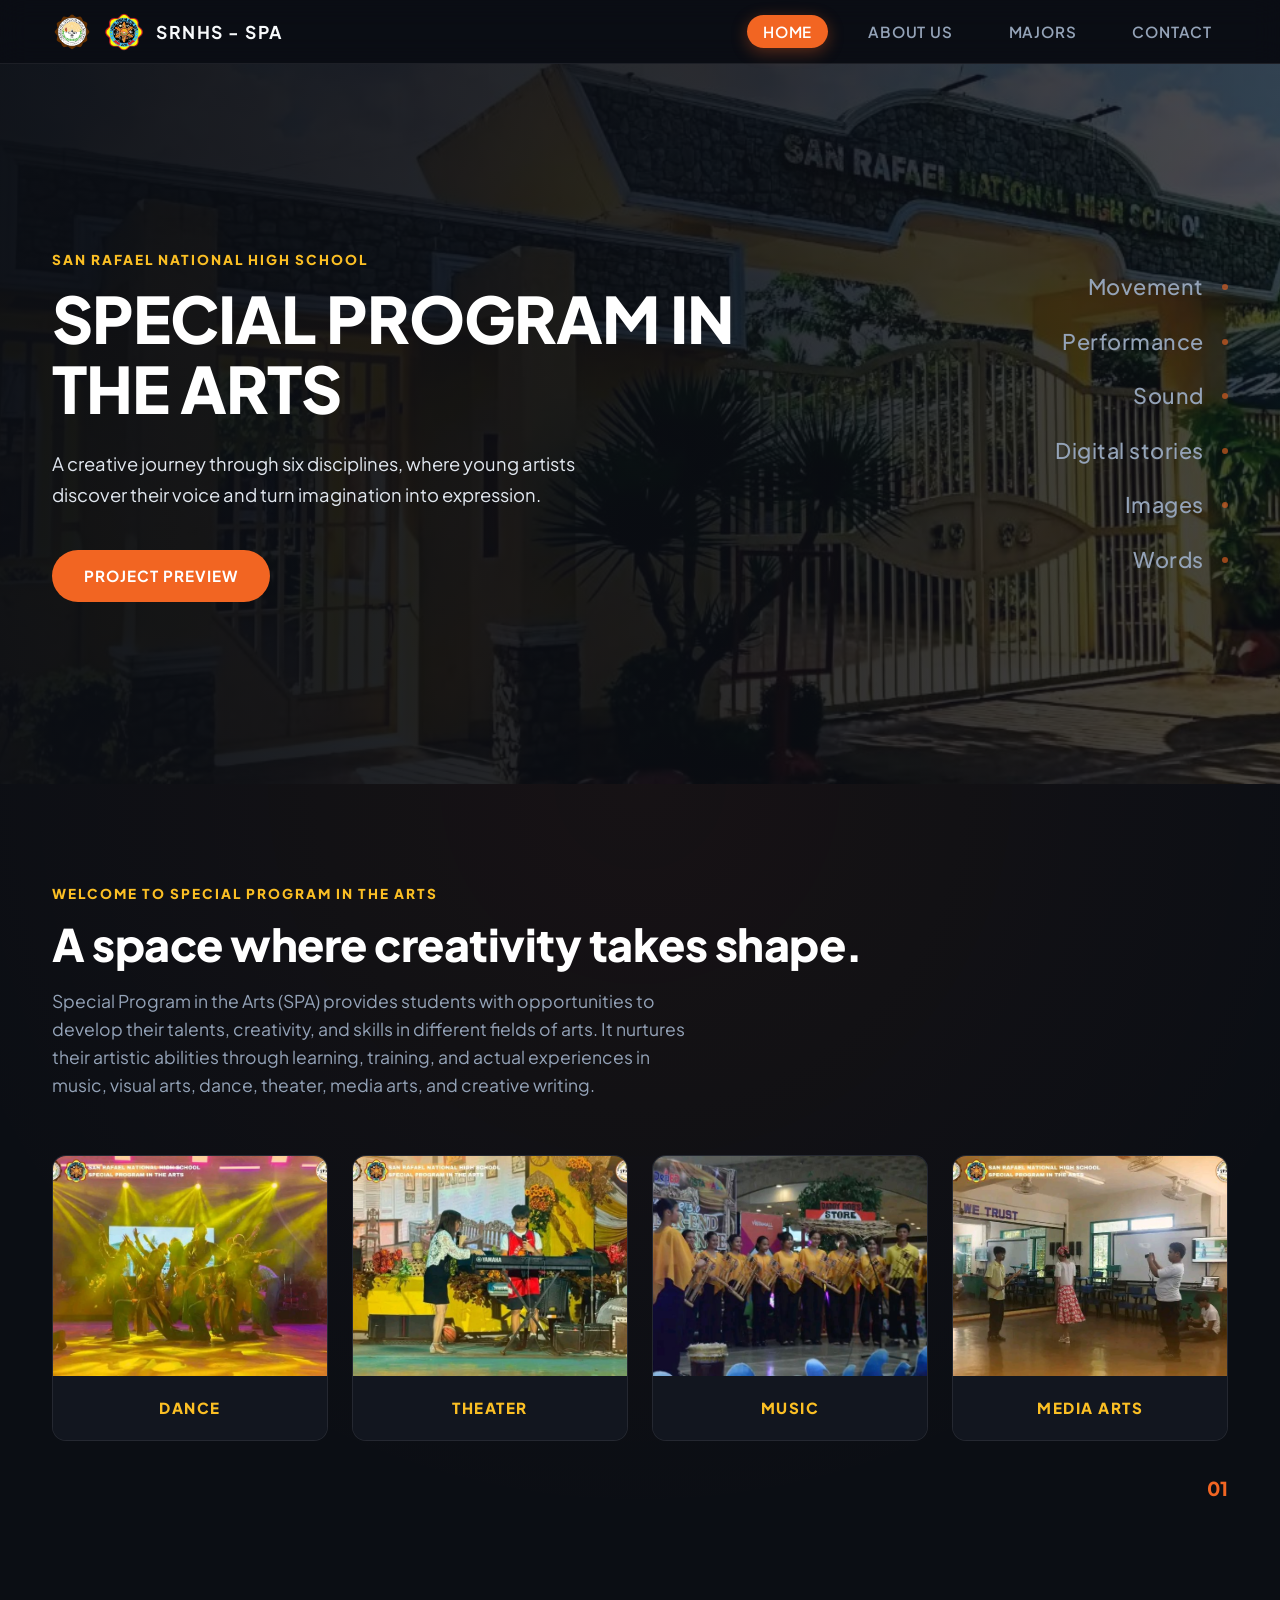
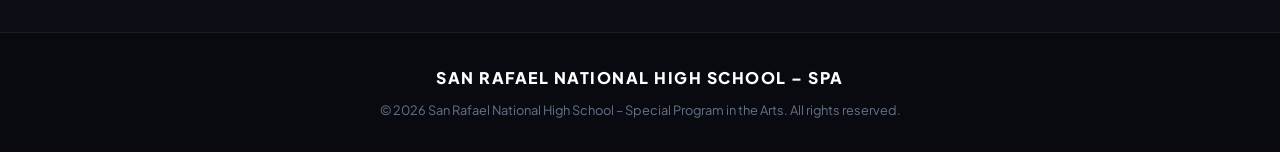
<file: index.html>
<!DOCTYPE html>
<html lang="en">
<head>
    <meta charset="UTF-8" />
    <meta http-equiv="X-UA-Compatible" content="IE=edge" />
    <meta name="viewport" content="width=device-width, initial-scale=1.0" />
    <title>San Rafael National High School – Special Program in the Arts</title>
    <link rel="icon" type="image/png" href="assets/logo/srnhs-logo.png" />
    <link rel="stylesheet" href="css/style.css" />
    <link rel="stylesheet" href="css/responsive.css" />
    <link rel="stylesheet" href="css/animations.css" />
</head>
<body>
    <header>
        <div class="container">
            <nav class="navbar" id="navbar">
                <div class="brand">
                    <a href="index.html">
                        <img class="brand-logo brand-logo-snrhs" src="assets/logo/srnhs-logo.png" alt="SNRHS logo" />
                        <img class="brand-logo brand-logo-spa" src="assets/logo/spa-logo.png" alt="SPA logo" />
                        <span class="brand-text">SRNHS - SPA</span>
                    </a>
                </div>
                <ul class="nav-links" id="nav-links">
                    <li><a href="index.html" class="active">HOME</a></li>
                    <li><a href="about.html">ABOUT US</a></li>
                    <li><a href="majors.html">MAJORS</a></li>
                    <li><a href="contact.html">CONTACT</a></li>
                </ul>
                <div class="burger" id="burger" aria-label="Toggle menu" role="button">
                    <div class="line1"></div>
                    <div class="line2"></div>
                    <div class="line3"></div>
                </div>
            </nav>
        </div>
    </header>

    <main>
        <!-- Page 1: Hero Section -->
        <section class="hero" id="hero">
            <div class="hero-background"></div>
            <div class="hero-overlay"></div>
            <div class="container hero-container">
                <div class="hero-content reveal">
                    <span class="section-eyebrow">SAN RAFAEL NATIONAL HIGH SCHOOL</span>
                    <h1>SPECIAL PROGRAM IN THE ARTS</h1>
                    <p>A creative journey through six disciplines, where young artists discover their voice and turn imagination into expression.</p>
                    <a href="majors.html" class="btn-primary">PROJECT PREVIEW</a>
                </div>
                <div class="hero-disciplines reveal delay-200">
                    <div class="discipline-item">Movement</div>
                    <div class="discipline-item">Performance</div>
                    <div class="discipline-item">Sound</div>
                    <div class="discipline-item">Digital stories</div>
                    <div class="discipline-item">Images</div>
                    <div class="discipline-item">Words</div>
                </div>
            </div>
        </section>

        <!-- Page 1: Welcome Section -->
        <section class="welcome-section" id="welcome">
            <div class="container">
                <div class="welcome-header reveal">
                    <span class="section-eyebrow">WELCOME TO SPECIAL PROGRAM IN THE ARTS</span>
                    <h2 class="section-title">A space where creativity takes shape.</h2>
                    <p class="section-subtitle">Special Program in the Arts (SPA) provides students with opportunities to develop their talents, creativity, and skills in different fields of arts. It nurtures their artistic abilities through learning, training, and actual experiences in music, visual arts, dance, theater, media arts, and creative writing.</p>
                </div>

                <div class="welcome-cards-grid">
                    <!-- Dance Preview -->
                    <a href="majors/dance.html" class="preview-card reveal delay-100">
                        <div class="preview-card-img-wrap">
                            <img src="assets/dance/main.jpg" alt="Dance students performing at San Rafael National High School" loading="lazy" />
                        </div>
                        <div class="preview-card-caption">
                            <h4>DANCE</h4>
                        </div>
                    </a>

                    <!-- Theater Preview -->
                    <a href="majors/theater.html" class="preview-card reveal delay-200">
                        <div class="preview-card-img-wrap">
                            <img src="assets/theater/home-thumb.jpg" alt="Theater students performing on stage" loading="lazy" />
                        </div>
                        <div class="preview-card-caption">
                            <h4>THEATER</h4>
                        </div>
                    </a>

                    <!-- Music Preview -->
                    <a href="majors/music.html" class="preview-card reveal delay-300">
                        <div class="preview-card-img-wrap">
                            <img src="assets/music/main.jpg" alt="Music students performing with instruments" loading="lazy" />
                        </div>
                        <div class="preview-card-caption">
                            <h4>MUSIC</h4>
                        </div>
                    </a>

                    <!-- Media Arts Preview -->
                    <a href="majors/media-arts.html" class="preview-card reveal delay-400">
                        <div class="preview-card-img-wrap">
                            <img src="assets/media-arts/main.jpg" alt="Media Arts students creating digital stories" loading="lazy" />
                        </div>
                        <div class="preview-card-caption">
                            <h4>MEDIA ARTS</h4>
                        </div>
                    </a>
                </div>

                <div class="page-indicator">01</div>
            </div>
        </section>
    </main>


    <footer>
        <div class="container footer-content">
            <div class="footer-brand">San Rafael National High School – SPA</div>
            <p class="footer-copy">&copy; 2026 San Rafael National High School – Special Program in the Arts. All rights reserved.</p>
        </div>
    </footer>

    <script src="js/navigation.js"></script>
    <script src="js/main.js"></script>
</body>
</html>
</file>
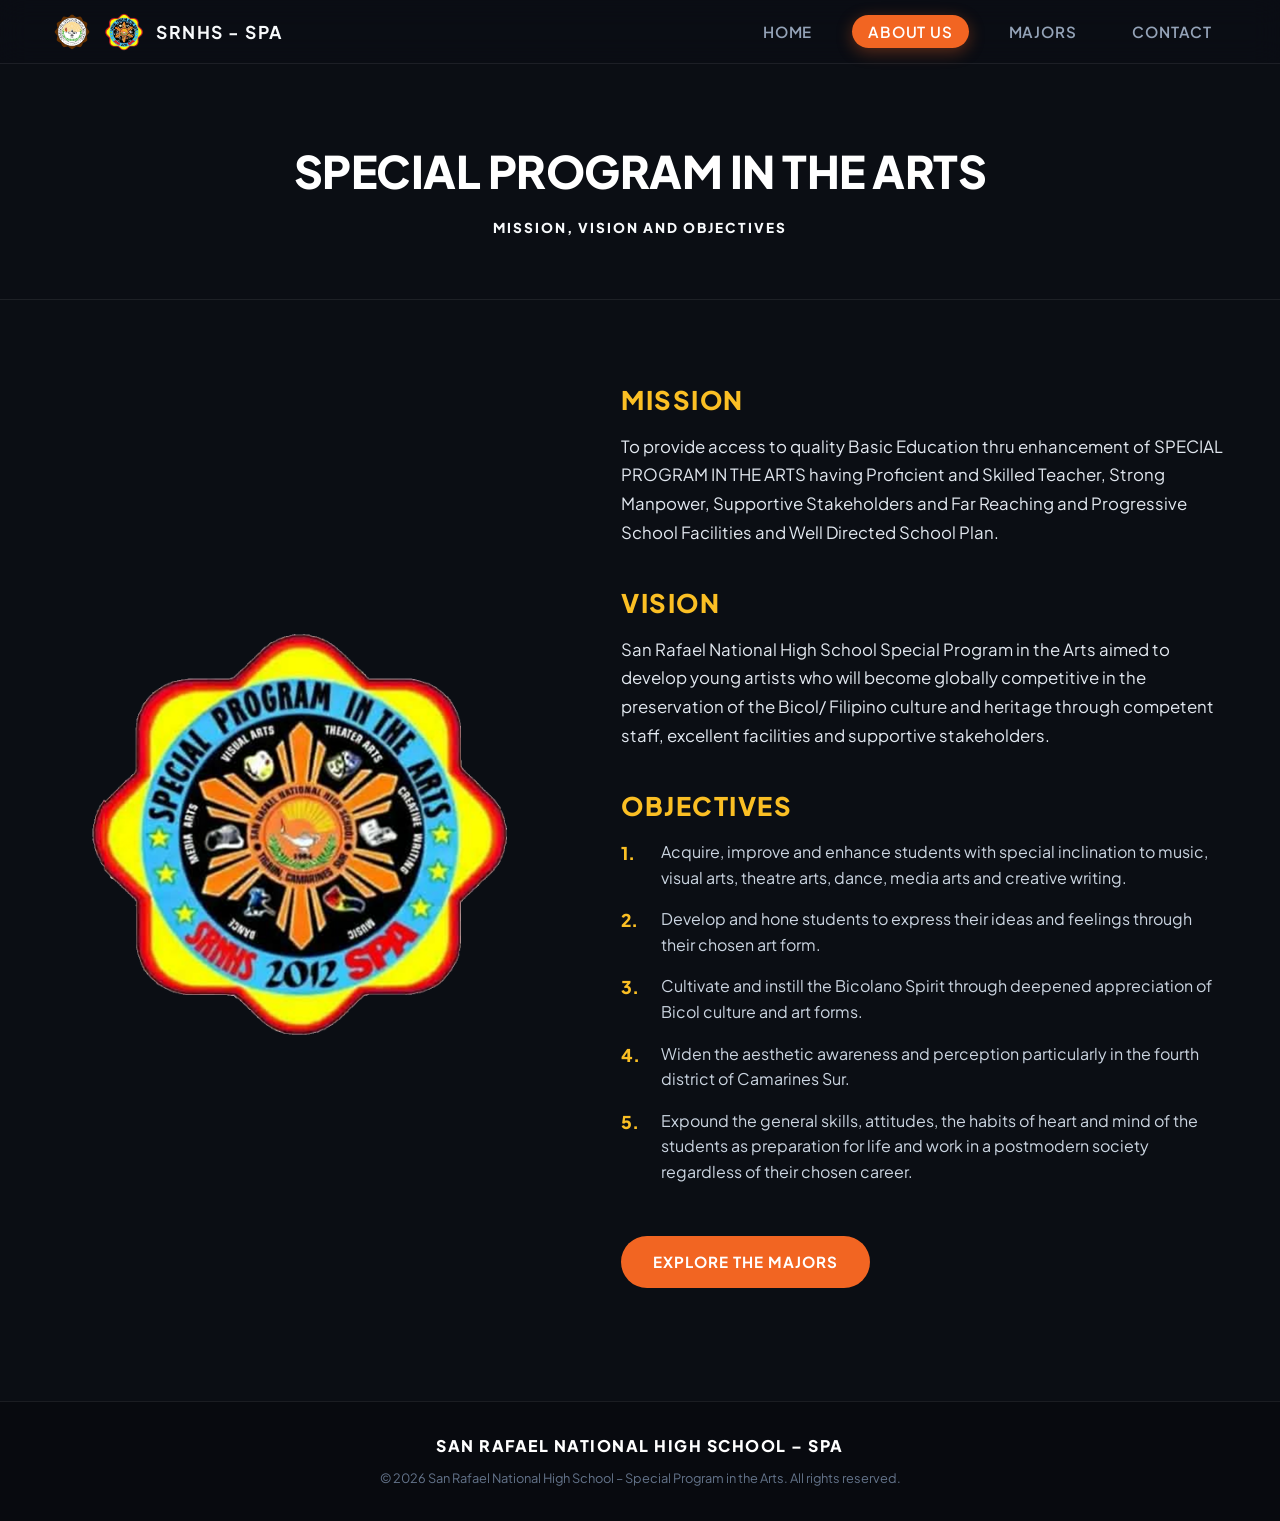
<file: about.html>
<!DOCTYPE html>
<html lang="en">
<head>
    <meta charset="UTF-8" />
    <meta http-equiv="X-UA-Compatible" content="IE=edge" />
    <meta name="viewport" content="width=device-width, initial-scale=1.0" />
    <title>About Us – Special Program in the Arts | SRNHS</title>
    <link rel="icon" type="image/png" href="assets/logo/srnhs-logo.png" />
    <link rel="stylesheet" href="css/style.css" />
    <link rel="stylesheet" href="css/responsive.css" />
    <link rel="stylesheet" href="css/animations.css" />
</head>
<body>
    <header>
        <div class="container">
            <nav class="navbar" id="navbar">
                <div class="brand">
                    <a href="index.html">
                        <img class="brand-logo brand-logo-snrhs" src="assets/logo/srnhs-logo.png" alt="SNRHS logo" />
                        <img class="brand-logo brand-logo-spa" src="assets/logo/spa-logo.png" alt="SPA logo" />
                        <span class="brand-text">SRNHS - SPA</span>
                    </a>
                </div>
                <ul class="nav-links" id="nav-links">
                    <li><a href="index.html">HOME</a></li>
                    <li><a href="about.html" class="active">ABOUT US</a></li>
                    <li><a href="majors.html">MAJORS</a></li>
                    <li><a href="contact.html">CONTACT</a></li>
                </ul>
                <div class="burger" id="burger" aria-label="Toggle menu" role="button">
                    <div class="line1"></div>
                    <div class="line2"></div>
                    <div class="line3"></div>
                </div>
            </nav>
        </div>
    </header>

    <main>
        <!-- Page 2: Mission, Vision, and Objectives -->
        <section class="about-hero">
            <div class="container">
                <h1 class="section-title reveal">SPECIAL PROGRAM IN THE ARTS</h1>
                <p class="section-eyebrow reveal delay-100">MISSION, VISION AND OBJECTIVES</p>
            </div>
        </section>

        <section class="mvo-section">
            <div class="container">
                <div class="mvo-grid">
                    <!-- Left: SPA Seal Emblem -->
                    <div class="mvo-emblem-wrap reveal">
                        <img src="assets/logo/spa-logo.png" alt="San Rafael National High School Special Program in the Arts logo" class="mvo-emblem" loading="lazy" />
                    </div>

                    <!-- Right: Mission, Vision, Objectives -->
                    <div class="mvo-content">
                        <div class="mvo-block reveal delay-100">
                            <h3>MISSION</h3>
                            <p>To provide access to quality Basic Education thru enhancement of SPECIAL PROGRAM IN THE ARTS having Proficient and Skilled Teacher, Strong Manpower, Supportive Stakeholders and Far Reaching and Progressive School Facilities and Well Directed School Plan.</p>
                        </div>

                        <div class="mvo-block reveal delay-200">
                            <h3>VISION</h3>
                            <p>San Rafael National High School Special Program in the Arts aimed to develop young artists who will become globally competitive in the preservation of the Bicol/ Filipino culture and heritage through competent staff, excellent facilities and supportive stakeholders.</p>
                        </div>

                        <div class="mvo-block reveal delay-300">
                            <h3>OBJECTIVES</h3>
                            <ol class="objectives-list">
                                <li>Acquire, improve and enhance students with special inclination to music, visual arts, theatre arts, dance, media arts and creative writing.</li>
                                <li>Develop and hone students to express their ideas and feelings through their chosen art form.</li>
                                <li>Cultivate and instill the Bicolano Spirit through deepened appreciation of Bicol culture and art forms.</li>
                                <li>Widen the aesthetic awareness and perception particularly in the fourth district of Camarines Sur.</li>
                                <li>Expound the general skills, attitudes, the habits of heart and mind of the students as preparation for life and work in a postmodern society regardless of their chosen career.</li>
                            </ol>
                        </div>

                        <div class="mvo-actions reveal delay-400">
                            <a href="majors.html" class="btn-primary">EXPLORE THE MAJORS</a>
                        </div>
                    </div>
                </div>
            </div>
        </section>
    </main>

    <footer>
        <div class="container footer-content">
            <div class="footer-brand">San Rafael National High School – SPA</div>
            <p class="footer-copy">&copy; 2026 San Rafael National High School – Special Program in the Arts. All rights reserved.</p>
        </div>
    </footer>

    <script src="js/navigation.js"></script>
    <script src="js/main.js"></script>
</body>
</html>
</file>
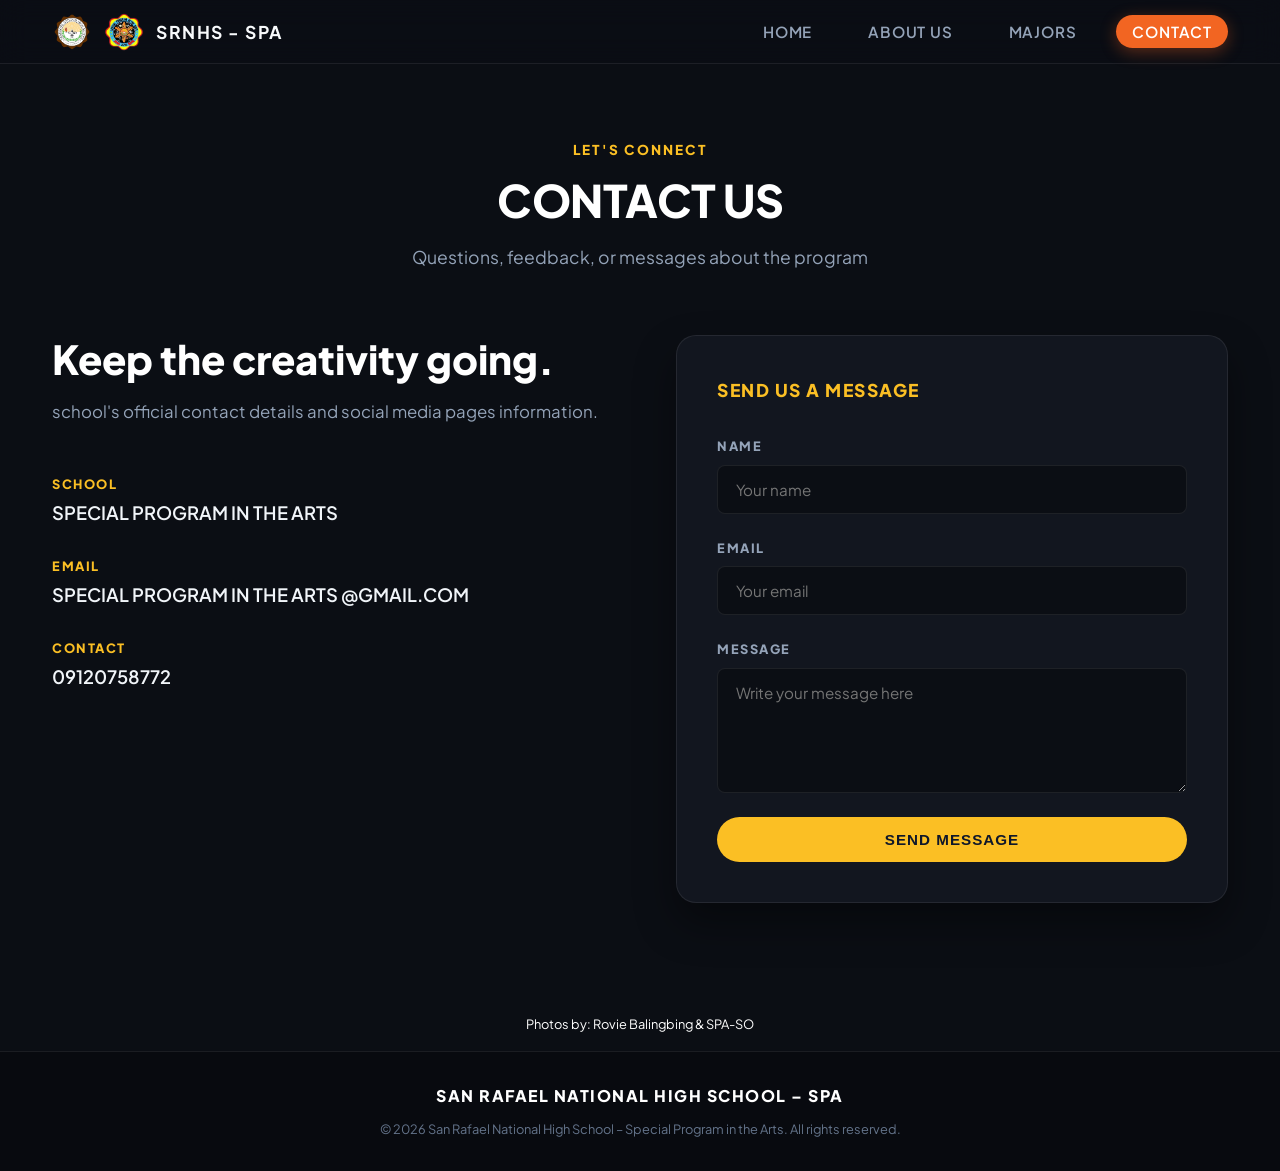
<file: contact.html>
<!DOCTYPE html>
<html lang="en">
<head>
    <meta charset="UTF-8" />
    <meta http-equiv="X-UA-Compatible" content="IE=edge" />
    <meta name="viewport" content="width=device-width, initial-scale=1.0" />
    <title>Contact Us – Special Program in the Arts | SRNHS</title>
    <link rel="icon" type="image/png" href="assets/logo/srnhs-logo.png" />
    <link rel="stylesheet" href="css/style.css" />
    <link rel="stylesheet" href="css/responsive.css" />
    <link rel="stylesheet" href="css/animations.css" />
</head>
<body>
    <header>
        <div class="container">
            <nav class="navbar" id="navbar">
                <div class="brand">
                    <a href="index.html">
                        <img class="brand-logo brand-logo-snrhs" src="assets/logo/srnhs-logo.png" alt="SNRHS logo" />
                        <img class="brand-logo brand-logo-spa" src="assets/logo/spa-logo.png" alt="SPA logo" />
                        <span class="brand-text">SRNHS - SPA</span>
                    </a>
                </div>
                <ul class="nav-links" id="nav-links">
                    <li><a href="index.html">HOME</a></li>
                    <li><a href="about.html">ABOUT US</a></li>
                    <li><a href="majors.html">MAJORS</a></li>
                    <li><a href="contact.html" class="active">CONTACT</a></li>
                </ul>
                <div class="burger" id="burger" aria-label="Toggle menu" role="button">
                    <div class="line1"></div>
                    <div class="line2"></div>
                    <div class="line3"></div>
                </div>
            </nav>
        </div>
    </header>

    <main>
        <!-- Page 11: Contact Us -->
        <section class="contact-hero">
            <div class="container">
                <span class="section-eyebrow reveal">LET'S CONNECT</span>
                <h1 class="section-title reveal delay-100">CONTACT US</h1>
                <p class="section-subtitle reveal delay-200">Questions, feedback, or messages about the program</p>
            </div>
        </section>

        <section class="contact-section">
            <div class="container">
                <div class="contact-grid">
                    <!-- Left Column: Info Details -->
                    <div class="contact-info-col reveal">
                        <h3>Keep the creativity going.</h3>
                        <p>school's official contact details and social media pages information.</p>

                        <div class="contact-details-list">
                            <div class="contact-detail-item">
                                <span class="contact-label">SCHOOL</span>
                                <span class="contact-val">SPECIAL PROGRAM IN THE ARTS</span>
                            </div>

                            <div class="contact-detail-item">
                                <span class="contact-label">EMAIL</span>
                                <span class="contact-val"><a href="mailto:specialprograminthearts@gmail.com">SPECIAL PROGRAM IN THE ARTS @GMAIL.COM</a></span>
                            </div>

                            <div class="contact-detail-item">
                                <span class="contact-label">CONTACT</span>
                                <span class="contact-val"><a href="tel:09120758772">09120758772</a></span>
                            </div>
                        </div>
                    </div>

                    <!-- Right Column: Interactive Form -->
                    <div class="contact-form-card reveal delay-200">
                        <h4>SEND US A MESSAGE</h4>
                        <div id="formAlert" class="form-alert" role="alert"></div>

                        <form id="contactForm" novalidate>
                            <div class="form-group">
                                <label for="name">NAME</label>
                                <input type="text" id="name" class="form-control" placeholder="Your name" required />
                            </div>

                            <div class="form-group">
                                <label for="email">EMAIL</label>
                                <input type="email" id="email" class="form-control" placeholder="Your email" required />
                            </div>

                            <div class="form-group">
                                <label for="message">MESSAGE</label>
                                <textarea id="message" class="form-control" placeholder="Write your message here" rows="5" required></textarea>
                            </div>

                            <button type="submit" class="btn-primary" style="width: 100%;">SEND MESSAGE</button>
                        </form>
                    </div>
                </div>
            </div>
        </section>
    </main>

    <div class="photo-credit">Photos by: Rovie Balingbing &amp; SPA-SO</div>

    <footer>
        <div class="container footer-content">
            <div class="footer-brand">San Rafael National High School – SPA</div>
            <p class="footer-copy">&copy; 2026 San Rafael National High School – Special Program in the Arts. All rights reserved.</p>
        </div>
    </footer>

    <script src="js/navigation.js"></script>
    <script src="js/contact.js"></script>
    <script src="js/main.js"></script>
</body>
</html>
</file>
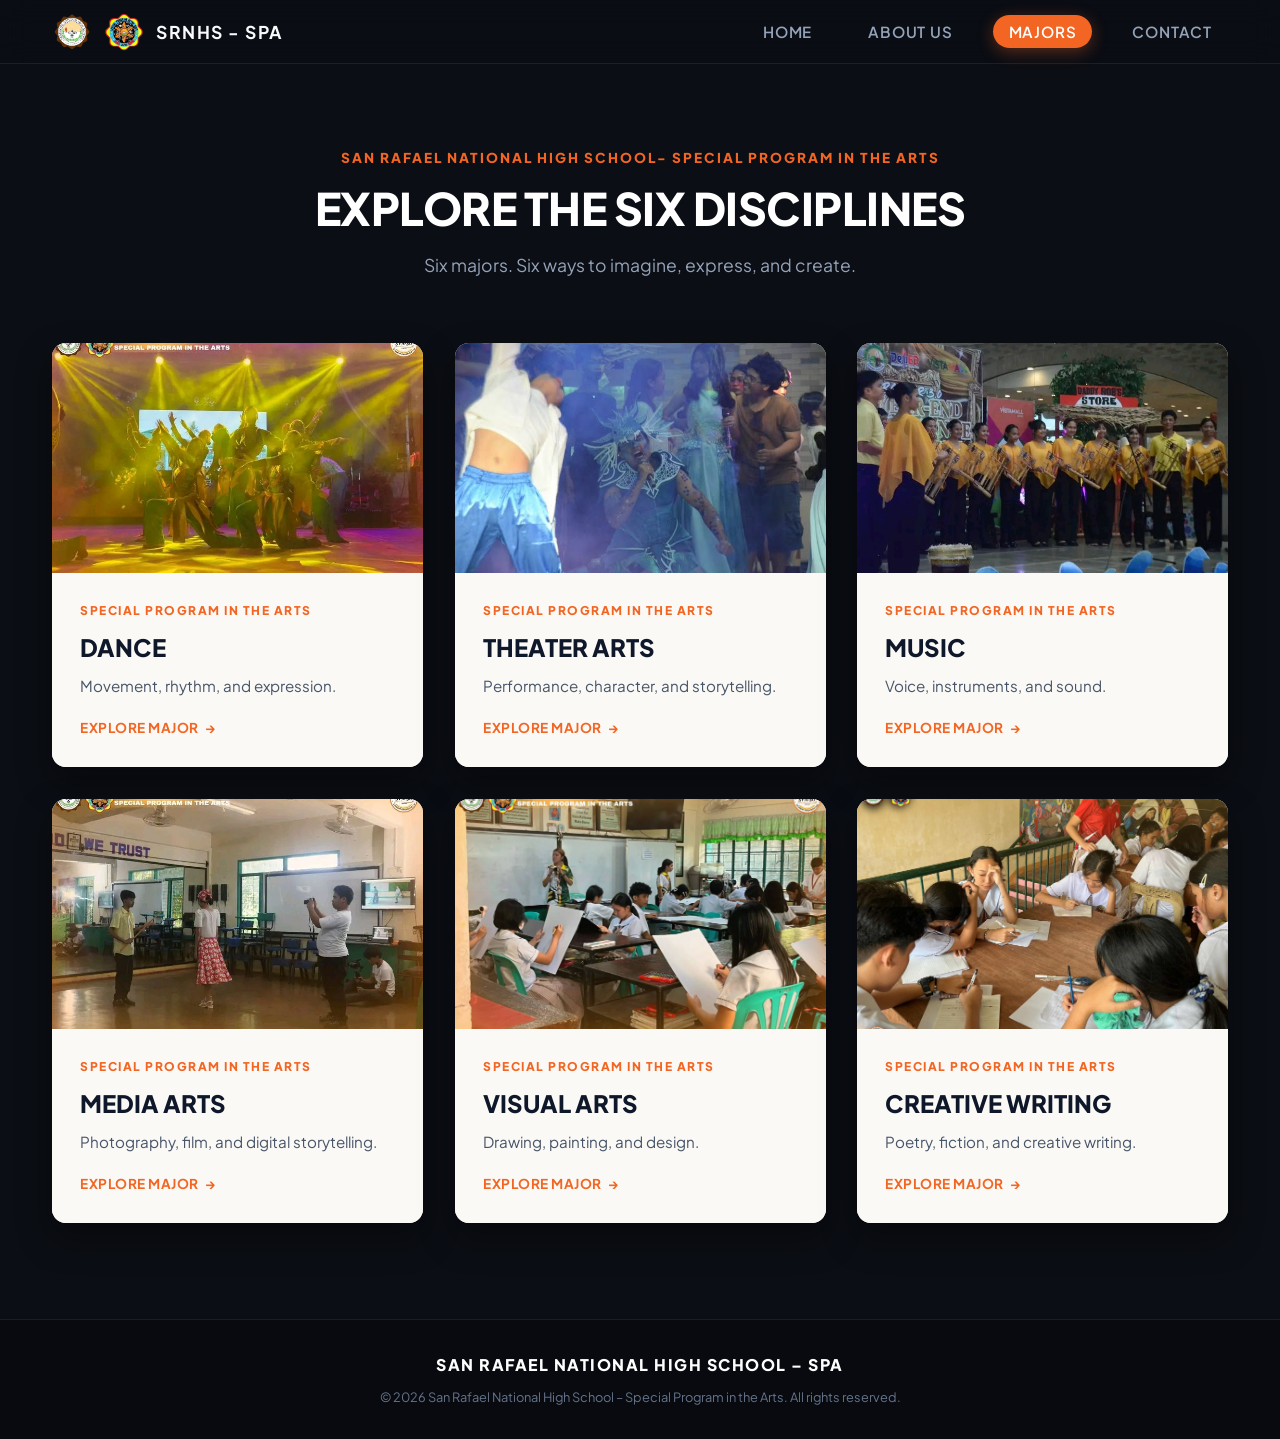
<file: majors.html>
<!DOCTYPE html>
<html lang="en">
<head>
    <meta charset="UTF-8" />
    <meta http-equiv="X-UA-Compatible" content="IE=edge" />
    <meta name="viewport" content="width=device-width, initial-scale=1.0" />
    <title>Explore the Majors – Special Program in the Arts | SRNHS</title>
    <link rel="icon" type="image/png" href="assets/logo/srnhs-logo.png" />
    <link rel="stylesheet" href="css/style.css" />
    <link rel="stylesheet" href="css/responsive.css" />
    <link rel="stylesheet" href="css/animations.css" />
</head>
<body>
    <header>
        <div class="container">
            <nav class="navbar" id="navbar">
                <div class="brand">
                    <a href="index.html">
                        <img class="brand-logo brand-logo-snrhs" src="assets/logo/srnhs-logo.png" alt="SNRHS logo" />
                        <img class="brand-logo brand-logo-spa" src="assets/logo/spa-logo.png" alt="SPA logo" />
                        <span class="brand-text">SRNHS - SPA</span>
                    </a>
                </div>
                <ul class="nav-links" id="nav-links">
                    <li><a href="index.html">HOME</a></li>
                    <li><a href="about.html">ABOUT US</a></li>
                    <li><a href="majors.html" class="active">MAJORS</a></li>
                    <li><a href="contact.html">CONTACT</a></li>
                </ul>
                <div class="burger" id="burger" aria-label="Toggle menu" role="button">
                    <div class="line1"></div>
                    <div class="line2"></div>
                    <div class="line3"></div>
                </div>
            </nav>
        </div>
    </header>

    <main>
        <!-- Page 3: Explore the Six Disciplines -->
        <section class="majors-hero">
            <div class="container">
                <span class="section-eyebrow reveal">SAN RAFAEL NATIONAL HIGH SCHOOL- SPECIAL PROGRAM IN THE ARTS</span>
                <h1 class="section-title reveal delay-100">EXPLORE THE SIX DISCIPLINES</h1>
                <p class="section-subtitle reveal delay-200">Six majors. Six ways to imagine, express, and create.</p>
            </div>
        </section>

        <section>
            <div class="container">
                <div class="disciplines-grid">
                    <!-- 1. Dance -->
                    <a href="majors/dance.html" class="discipline-card reveal delay-100">
                        <div class="discipline-card-img">
                            <img src="assets/dance/main.jpg" alt="Dance major students performing" loading="lazy" />
                        </div>
                        <div class="discipline-card-body">
                            <span class="discipline-card-tag">SPECIAL PROGRAM IN THE ARTS</span>
                            <h2 class="discipline-card-title">DANCE</h2>
                            <p class="discipline-card-desc">Movement, rhythm, and expression.</p>
                            <span class="discipline-card-link">Explore Major <span>&rarr;</span></span>
                        </div>
                    </a>

                    <!-- 2. Theater -->
                    <a href="majors/theater.html" class="discipline-card reveal delay-200">
                        <div class="discipline-card-img">
                            <img src="assets/theater/main.jpg" alt="Theater Arts major students performing" loading="lazy" />
                        </div>
                        <div class="discipline-card-body">
                            <span class="discipline-card-tag">SPECIAL PROGRAM IN THE ARTS</span>
                            <h2 class="discipline-card-title">THEATER ARTS</h2>
                            <p class="discipline-card-desc">Performance, character, and storytelling.</p>
                            <span class="discipline-card-link">Explore Major <span>&rarr;</span></span>
                        </div>
                    </a>

                    <!-- 3. Music -->
                    <a href="majors/music.html" class="discipline-card reveal delay-300">
                        <div class="discipline-card-img">
                            <img src="assets/music/main.jpg" alt="Music major students playing instruments" loading="lazy" />
                        </div>
                        <div class="discipline-card-body">
                            <span class="discipline-card-tag">SPECIAL PROGRAM IN THE ARTS</span>
                            <h2 class="discipline-card-title">MUSIC</h2>
                            <p class="discipline-card-desc">Voice, instruments, and sound.</p>
                            <span class="discipline-card-link">Explore Major <span>&rarr;</span></span>
                        </div>
                    </a>

                    <!-- 4. Media Arts -->
                    <a href="majors/media-arts.html" class="discipline-card reveal delay-100">
                        <div class="discipline-card-img">
                            <img src="assets/media-arts/main.jpg" alt="Media Arts major students producing a digital project" loading="lazy" />
                        </div>
                        <div class="discipline-card-body">
                            <span class="discipline-card-tag">SPECIAL PROGRAM IN THE ARTS</span>
                            <h2 class="discipline-card-title">MEDIA ARTS</h2>
                            <p class="discipline-card-desc">Photography, film, and digital storytelling.</p>
                            <span class="discipline-card-link">Explore Major <span>&rarr;</span></span>
                        </div>
                    </a>

                    <!-- 5. Visual Arts -->
                    <a href="majors/visual-arts.html" class="discipline-card reveal delay-200">
                        <div class="discipline-card-img">
                            <img src="assets/visual-arts/main.jpg" alt="Visual Arts major students creating artwork" loading="lazy" />
                        </div>
                        <div class="discipline-card-body">
                            <span class="discipline-card-tag">SPECIAL PROGRAM IN THE ARTS</span>
                            <h2 class="discipline-card-title">VISUAL ARTS</h2>
                            <p class="discipline-card-desc">Drawing, painting, and design.</p>
                            <span class="discipline-card-link">Explore Major <span>&rarr;</span></span>
                        </div>
                    </a>

                    <!-- 6. Creative Writing -->
                    <a href="majors/literary-arts.html" class="discipline-card reveal delay-300">
                        <div class="discipline-card-img">
                            <img src="assets/literary-arts/main.jpg" alt="Creative Writing major students with their literary work" loading="lazy" />
                        </div>
                        <div class="discipline-card-body">
                            <span class="discipline-card-tag">SPECIAL PROGRAM IN THE ARTS</span>
                            <h2 class="discipline-card-title">CREATIVE WRITING</h2>
                            <p class="discipline-card-desc">Poetry, fiction, and creative writing.</p>
                            <span class="discipline-card-link">Explore Major <span>&rarr;</span></span>
                        </div>
                    </a>
                </div>
            </div>
        </section>
    </main>

    <footer>
        <div class="container footer-content">
            <div class="footer-brand">San Rafael National High School – SPA</div>
            <p class="footer-copy">&copy; 2026 San Rafael National High School – Special Program in the Arts. All rights reserved.</p>
        </div>
    </footer>

    <script src="js/navigation.js"></script>
    <script src="js/main.js"></script>
</body>
</html>
</file>
<file: css/style.css>
/* ==========================================================================
   SPA-Portfolio: San Rafael National High School - Special Program in the Arts
   Main Stylesheet (css/style.css)
   ========================================================================== */

@import url('https://fonts.googleapis.com/css2?family=Plus+Jakarta+Sans:wght@300;400;500;600;700;800&family=Cabinet+Grotesk:wght@700;800;900&display=swap');

:root {
    --bg-dark: #0b0e14;
    --bg-surface: #12161f;
    --bg-surface-elevated: #181d28;
    --bg-surface-card: #1c2230;
    --bg-card-light: #fbf9f5;
    
    --primary: #f26522;
    --primary-hover: #d95316;
    --primary-light: #ff8c4b;
    --primary-glow: rgba(242, 101, 34, 0.35);

    --accent-gold: #fbbf24;
    --accent-red: #ef4444;

    --text-main: #f8fafc;
    --text-muted: #94a3b8;
    --text-subtle: #64748b;
    --text-dark: #0f172a;
    --text-dark-muted: #475569;

    --border-color: rgba(255, 255, 255, 0.08);
    --border-highlight: rgba(242, 101, 34, 0.3);

    --radius-sm: 8px;
    --radius-md: 14px;
    --radius-lg: 20px;
    --radius-full: 9999px;

    --font-heading: 'Plus Jakarta Sans', system-ui, -apple-system, sans-serif;
    --font-body: 'Plus Jakarta Sans', system-ui, -apple-system, sans-serif;

    --container-max: 1240px;
    --transition-fast: 0.2s ease;
    --transition-medium: 0.35s ease;
}

/* ---------------- Global Reset & Base Styles ---------------- */
* {
    margin: 0;
    padding: 0;
    box-sizing: border-box;
}

html {
    scroll-behavior: smooth;
    max-width: 100%;
    overflow-x: hidden;
    overflow-x: clip;
}

body {
    background-color: var(--bg-dark);
    color: var(--text-main);
    font-family: var(--font-body);
    font-size: 16px;
    line-height: 1.6;
    min-height: 100vh;
    display: flex;
    flex-direction: column;
    max-width: 100%;
    overflow-x: hidden;
    overflow-x: clip;
    -webkit-font-smoothing: antialiased;
}

a {
    color: inherit;
    text-decoration: none;
    transition: color var(--transition-fast);
}

img {
    max-width: 100%;
    height: auto;
    display: block;
}

ul {
    list-style: none;
}

.container {
    width: 100%;
    max-width: var(--container-max);
    margin: 0 auto;
    padding: 0 2rem;
}

/* ---------------- Header & Navigation ---------------- */
header {
    position: sticky;
    top: 0;
    height: 64px;
    min-height: 64px;
    max-height: 64px;
    box-sizing: border-box;
    z-index: 1000;
    background: rgba(11, 14, 20, 0.85);
    backdrop-filter: blur(14px);
    -webkit-backdrop-filter: blur(14px);
    border-bottom: 1px solid var(--border-color);
    transition: background var(--transition-fast), border-color var(--transition-fast);
}

header.scrolled {
    background: rgba(11, 14, 20, 0.95);
    border-bottom: 1px solid rgba(242, 101, 34, 0.2);
    box-shadow: 0 10px 30px rgba(0, 0, 0, 0.5);
}

.navbar {
    display: flex;
    align-items: center;
    justify-content: space-between;
    height: 64px;
}

.brand a {
    display: flex;
    align-items: center;
    gap: 12px;
    font-weight: 800;
    font-size: 1.15rem;
    letter-spacing: 1.5px;
    color: var(--text-main);
}

.brand-logo {
    width: auto;
    height: 40px;
    object-fit: contain;
    display: block;
}

.brand-badge {
    background: linear-gradient(135deg, var(--primary), var(--primary-hover));
    color: #fff;
    padding: 4px 10px;
    border-radius: var(--radius-sm);
    font-size: 0.85rem;
    font-weight: 800;
    letter-spacing: 1px;
}

.brand-text {
    font-size: 1.1rem;
    font-weight: 700;
    text-transform: uppercase;
}

.nav-links {
    display: flex;
    align-items: center;
    gap: 1.5rem;
}

.nav-links li a {
    font-size: 0.95rem;
    font-weight: 600;
    letter-spacing: 0.8px;
    text-transform: uppercase;
    color: var(--text-muted);
    padding: 0.45rem 1rem;
    border-radius: var(--radius-full);
    transition: all var(--transition-fast);
    position: relative;
}

.nav-links li a:hover {
    color: #ffffff;
}

.nav-links li a.active {
    background-color: var(--primary);
    color: #ffffff;
    box-shadow: 0 4px 16px var(--primary-glow);
}

/* Burger Menu Toggle */
.burger {
    display: none;
    cursor: pointer;
    flex-direction: column;
    gap: 6px;
    padding: 8px;
    z-index: 1001;
}

.burger div {
    width: 26px;
    height: 2.5px;
    background-color: var(--text-main);
    border-radius: 2px;
    transition: all var(--transition-fast);
}

/* ---------------- Buttons ---------------- */
.btn-primary {
    display: inline-flex;
    align-items: center;
    justify-content: center;
    gap: 10px;
    background-color: var(--primary);
    color: #ffffff;
    font-weight: 700;
    font-size: 0.95rem;
    letter-spacing: 1px;
    text-transform: uppercase;
    padding: 14px 32px;
    border-radius: var(--radius-full);
    border: none;
    cursor: pointer;
    box-shadow: none;
    transition: all var(--transition-medium);
}

.btn-primary:hover {
    background-color: var(--primary-hover);
    box-shadow: none;
    color: #fff;
}

.btn-secondary {
    display: inline-flex;
    align-items: center;
    justify-content: center;
    background-color: transparent;
    color: var(--text-main);
    font-weight: 700;
    font-size: 0.95rem;
    letter-spacing: 1px;
    text-transform: uppercase;
    padding: 13px 30px;
    border-radius: var(--radius-full);
    border: 1.5px solid var(--border-color);
    cursor: pointer;
    transition: all var(--transition-fast);
}

.btn-secondary:hover {
    border-color: var(--primary);
    color: var(--primary);
    background-color: rgba(242, 101, 34, 0.08);
}

/* ---------------- Eyebrows & Section Headers ---------------- */
.section-eyebrow {
    color: var(--primary);
    font-size: 0.85rem;
    font-weight: 800;
    text-transform: uppercase;
    letter-spacing: 2px;
    margin-bottom: 0.75rem;
    display: inline-block;
}

.contact-hero .section-eyebrow {
    color: var(--accent-gold);
}

.section-title {
    font-size: clamp(2rem, 3.5vw, 3rem);
    font-weight: 800;
    color: #ffffff;
    line-height: 1.2;
    margin-bottom: 1rem;
    letter-spacing: -0.5px;
}

.section-subtitle {
    color: var(--text-muted);
    font-size: 1.1rem;
    max-width: 650px;
    line-height: 1.6;
}

.text-center {
    text-align: center;
}

.text-center .section-subtitle {
    margin-left: auto;
    margin-right: auto;
}

/* ---------------- Page 1: Hero Section ---------------- */
.hero {
    position: relative;
    min-height: 80vh;
    display: flex;
    align-items: center;
    background-color: #0b0e14;
    overflow: hidden;
    padding: 5rem 0;
}

.hero-background {
    position: absolute;
    top: 0;
    left: 0;
    width: 100%;
    height: 100%;
    background-image: url('../assets/school/school-gate.jpg');
    background-size: cover;
    background-position: center 48%;
    opacity: 0.65;
    z-index: 1;
}

.hero-overlay {
    position: absolute;
    inset: 0;
    background: linear-gradient(
        90deg, 
        rgba(11, 14, 20, 0.95) 0%, 
        rgba(11, 14, 20, 0.8) 55%, 
        rgba(11, 14, 20, 0.6) 100%
    );
    z-index: 2;
}

.hero-container {
    position: relative;
    z-index: 3;
    display: grid;
    grid-template-columns: 1.4fr 0.6fr;
    gap: 4rem;
    align-items: center;
}

.hero-content {
    max-width: 720px;
}

.hero-content .section-eyebrow {
    color: var(--accent-gold);
}

.hero-content h1 {
    font-size: clamp(2.5rem, 5vw, 4.2rem);
    font-weight: 800;
    line-height: 1.1;
    color: #ffffff;
    margin-bottom: 1.5rem;
    letter-spacing: -1px;
}

.hero-content p {
    font-size: 1.15rem;
    color: #e2e8f0;
    margin-bottom: 2.5rem;
    line-height: 1.7;
    max-width: 580px;
}

/* Discipline keywords column in Hero */
.hero-disciplines {
    display: flex;
    flex-direction: column;
    gap: 1.25rem;
    align-items: flex-end;
}

.discipline-item {
    font-size: 1.35rem;
    font-weight: 500;
    color: var(--text-muted);
    letter-spacing: 0.5px;
    transition: all var(--transition-fast);
    cursor: default;
    position: relative;
    padding-right: 1.5rem;
}

.discipline-item::after {
    content: '';
    position: absolute;
    right: 0;
    top: 50%;
    width: 6px;
    height: 6px;
    border-radius: 50%;
    background-color: var(--primary);
    transform: translateY(-50%);
    opacity: 0.6;
    transition: all var(--transition-fast);
}

.discipline-item:hover {
    color: #ffffff;
    transform: translateX(-5px);
}

.discipline-item:hover::after {
    opacity: 1;
    transform: translateY(-50%) scale(1.5);
    background-color: var(--accent-gold);
}

/* ---------------- Page 1: Welcome & Highlights ---------------- */
.welcome-section {
    padding: 6rem 0;
    background: radial-gradient(circle at 50% 0%, rgba(242, 101, 34, 0.05), transparent 70%), var(--bg-dark);
}

.welcome-header {
    margin-bottom: 3.5rem;
}

.welcome-header .section-eyebrow {
    color: var(--accent-gold);
}

.welcome-cards-grid {
    display: grid;
    grid-template-columns: repeat(4, 1fr);
    gap: 1.5rem;
}

.preview-card {
    background: var(--bg-surface);
    border-radius: var(--radius-md);
    overflow: hidden;
    border: 1px solid var(--border-color);
    transition: all var(--transition-medium);
    display: flex;
    flex-direction: column;
}

.preview-card:hover {
    transform: translateY(-6px);
    border-color: var(--border-highlight);
    box-shadow: 0 15px 35px rgba(0, 0, 0, 0.4);
}

.preview-card-img-wrap {
    height: 220px;
    overflow: hidden;
    position: relative;
}

.preview-card-img-wrap img {
    width: 100%;
    height: 100%;
    object-fit: cover;
    transition: transform 0.5s ease;
}

.preview-card:hover .preview-card-img-wrap img {
    transform: scale(1.08);
}

.preview-card-caption {
    padding: 1.25rem;
    text-align: center;
    background-color: var(--bg-surface);
}

.preview-card-caption h4 {
    font-size: 0.95rem;
    font-weight: 800;
    color: var(--accent-gold);
    letter-spacing: 1.5px;
    text-transform: uppercase;
}

/* Page Indicator */
.page-indicator {
    text-align: right;
    font-size: 1.2rem;
    font-weight: 800;
    color: var(--primary);
    padding: 2rem 0;
}

/* ---------------- Page 2: About Us (Mission, Vision, Objectives) ---------------- */
.about-hero {
    padding: 5rem 0 3rem;
    text-align: center;
    border-bottom: 1px solid var(--border-color);
}

.about-hero .section-eyebrow {
    color: var(--text-main);
}

.mvo-section {
    padding: 5rem 0 7rem;
}

.mvo-grid {
    display: grid;
    grid-template-columns: 0.9fr 1.1fr;
    gap: 4.5rem;
    align-items: center;
}

.mvo-emblem-wrap {
    display: flex;
    justify-content: center;
    align-items: center;
}

.mvo-emblem {
    width: 100%;
    max-width: 440px;
    filter: none;
    transform: none;
    animation: none;
}

.mvo-content {
    display: flex;
    flex-direction: column;
    gap: 2.25rem;
}

.mvo-block h3 {
    font-size: 1.6rem;
    font-weight: 800;
    color: var(--accent-gold);
    text-transform: uppercase;
    letter-spacing: 1.5px;
    margin-bottom: 0.75rem;
    display: flex;
    align-items: center;
    gap: 10px;
}

.mvo-block p {
    color: #e2e8f0;
    font-size: 1.05rem;
    line-height: 1.7;
}

.objectives-list {
    list-style: none;
    counter-reset: obj-counter;
    display: flex;
    flex-direction: column;
    gap: 1rem;
}

.objectives-list li {
    counter-increment: obj-counter;
    position: relative;
    padding-left: 2.5rem;
    color: #cbd5e1;
    font-size: 1rem;
    line-height: 1.6;
}

.objectives-list li::before {
    content: counter(obj-counter) ".";
    position: absolute;
    left: 0;
    top: 0;
    font-weight: 800;
    color: var(--accent-gold);
    font-size: 1.1rem;
}

.mvo-actions {
    margin-top: 1rem;
}

/* ---------------- Page 3: Majors Overview (Explore the 6 Disciplines) ---------------- */
.majors-hero {
    padding: 5rem 0 4rem;
    text-align: center;
}

.majors-hero .section-subtitle,
.contact-hero .section-subtitle {
    margin-left: auto;
    margin-right: auto;
    text-align: center;
}

.disciplines-grid {
    display: grid;
    grid-template-columns: repeat(3, 1fr);
    gap: 2rem;
    margin-bottom: 6rem;
}

/* Editorial Style Cards (Dark image top, Cream body bottom) */
.discipline-card {
    background: var(--bg-card-light);
    border-radius: var(--radius-md);
    overflow: hidden;
    box-shadow: 0 15px 35px rgba(0, 0, 0, 0.4);
    display: flex;
    flex-direction: column;
    transition: all var(--transition-medium);
}

.discipline-card:hover {
    transform: translateY(-8px);
    box-shadow: 0 22px 45px rgba(0, 0, 0, 0.6);
}

.discipline-card-img {
    height: 230px;
    position: relative;
    overflow: hidden;
    background-color: #0b0f19;
}

.discipline-card-img img {
    width: 100%;
    height: 100%;
    object-fit: cover;
    transition: transform 0.6s ease;
}

.discipline-card:hover .discipline-card-img img {
    transform: scale(1.08);
}

.discipline-card-body {
    padding: 1.75rem;
    background-color: var(--bg-card-light);
    color: var(--text-dark);
    display: flex;
    flex-direction: column;
    flex-grow: 1;
}

.discipline-card-tag {
    font-size: 0.75rem;
    font-weight: 800;
    color: var(--primary);
    letter-spacing: 1.5px;
    text-transform: uppercase;
    margin-bottom: 0.5rem;
}

.discipline-card-title {
    font-size: 1.5rem;
    font-weight: 800;
    color: var(--text-dark);
    margin-bottom: 0.5rem;
}

.discipline-card-desc {
    color: var(--text-dark-muted);
    font-size: 0.95rem;
    line-height: 1.5;
    margin-bottom: 1.25rem;
}

.discipline-card-link {
    display: inline-flex;
    align-items: center;
    gap: 6px;
    color: var(--primary);
    font-weight: 700;
    font-size: 0.85rem;
    text-transform: uppercase;
    letter-spacing: 0.5px;
    margin-top: auto;
}

.discipline-card-link span {
    transition: transform var(--transition-fast);
}

.discipline-card:hover .discipline-card-link span {
    transform: translateX(4px);
}



/* ---------------- Pages 5-10: Major Detail Template ---------------- */
.major-hero {
    padding: 4.5rem 0 3rem;
    text-align: center;
}

.major-hero .section-eyebrow,
.major-hero .section-title,
.major-hero .section-subtitle {
    display: block;
    margin-left: auto;
    margin-right: auto;
}

.major-hero .section-eyebrow {
    width: fit-content;
}

.major-detail-section {
    padding: 2rem 0 6rem;
}

.major-detail-grid {
    display: grid;
    grid-template-columns: 1.1fr 0.9fr;
    gap: 3.5rem;
    align-items: flex-start;
}

.major-main-artwork {
    border-radius: var(--radius-lg);
    overflow: hidden;
    box-shadow: 0 25px 50px rgba(0, 0, 0, 0.6);
    border: 1px solid var(--border-color);
    background-color: var(--bg-surface);
    aspect-ratio: 4 / 3;
}

.major-main-artwork img {
    width: 100%;
    height: 100%;
    object-fit: cover;
    display: block;
}

.major-info-col > .section-eyebrow {
    color: var(--accent-gold);
}

.major-info-col h3 {
    font-size: 2.2rem;
    font-weight: 800;
    color: #ffffff;
    margin-bottom: 1.25rem;
}

.major-description {
    color: #cbd5e1;
    font-size: 1.05rem;
    line-height: 1.8;
    margin-bottom: 2.5rem;
}

.student-works-header {
    font-size: 0.85rem;
    font-weight: 800;
    color: var(--accent-gold);
    text-transform: uppercase;
    letter-spacing: 2px;
    margin-bottom: 1.25rem;
}

.student-works-grid {
    display: grid;
    grid-template-columns: 1fr 1fr;
    gap: 1.25rem;
}

.work-thumb-card {
    border-radius: var(--radius-sm);
    overflow: hidden;
    border: 1px solid var(--border-color);
    background-color: var(--bg-surface);
    cursor: pointer;
    position: relative;
    transition: all var(--transition-fast);
}

.work-thumb-card:hover {
    transform: translateY(-4px);
    border-color: var(--primary);
    box-shadow: 0 10px 25px rgba(242, 101, 34, 0.25);
}

.work-thumb-card img {
    width: 100%;
    height: 140px;
    object-fit: cover;
    transition: transform var(--transition-medium);
}

.work-thumb-card:hover img {
    transform: scale(1.05);
}

/* Major Quick Switcher / Tabs */
.major-switcher {
    display: flex;
    justify-content: center;
    flex-wrap: wrap;
    gap: 0.75rem;
    margin-top: 3rem;
    padding-top: 2rem;
    border-top: 1px solid var(--border-color);
}

.switcher-pill {
    padding: 8px 18px;
    border-radius: var(--radius-full);
    font-size: 0.85rem;
    font-weight: 700;
    color: var(--text-muted);
    background-color: var(--bg-surface);
    border: 1px solid var(--border-color);
    transition: all var(--transition-fast);
}

.switcher-pill:hover,
.switcher-pill.active {
    background-color: var(--primary);
    color: #ffffff;
    border-color: var(--primary);
}

/* ---------------- Page 11: Contact Page ---------------- */
.contact-hero {
    padding: 4.5rem 0 2rem;
    text-align: center;
}

.contact-section {
    padding: 2rem 0 6rem;
}

.contact-grid {
    display: grid;
    grid-template-columns: 1fr 1fr;
    gap: 4.5rem;
    align-items: flex-start;
}

.contact-info-col h3 {
    font-size: 2.5rem;
    font-weight: 800;
    color: #ffffff;
    margin-bottom: 1rem;
    line-height: 1.2;
}

.contact-info-col > p {
    color: var(--text-muted);
    font-size: 1.05rem;
    line-height: 1.6;
    margin-bottom: 3rem;
}

.contact-details-list {
    display: flex;
    flex-direction: column;
    gap: 1.75rem;
}

.contact-detail-item {
    display: flex;
    flex-direction: column;
    gap: 4px;
}

.contact-label {
    font-size: 0.8rem;
    font-weight: 800;
    color: var(--accent-gold);
    letter-spacing: 1.5px;
    text-transform: uppercase;
}

.contact-val {
    font-size: 1.15rem;
    color: #f1f5f9;
    font-weight: 600;
}

.contact-val a:hover {
    color: var(--primary);
}

/* Contact Form Card */
.contact-form-card {
    background-color: var(--bg-surface);
    border: 1px solid var(--border-color);
    border-radius: var(--radius-lg);
    padding: 2.5rem;
    box-shadow: 0 20px 40px rgba(0, 0, 0, 0.4);
}

.contact-form-card h4 {
    font-size: 1.1rem;
    font-weight: 800;
    color: var(--accent-gold);
    letter-spacing: 1.5px;
    text-transform: uppercase;
    margin-bottom: 2rem;
}

.contact-form-card .btn-primary {
    background-color: var(--accent-gold);
    color: var(--text-dark);
    box-shadow: none;
}

.form-group {
    margin-bottom: 1.5rem;
    display: flex;
    flex-direction: column;
    gap: 8px;
}

.form-group label {
    font-size: 0.8rem;
    font-weight: 800;
    color: var(--text-muted);
    letter-spacing: 1.5px;
    text-transform: uppercase;
}

.form-control {
    width: 100%;
    background-color: #0b0e14;
    border: 1.5px solid var(--border-color);
    border-radius: var(--radius-sm);
    padding: 14px 18px;
    color: #ffffff;
    font-family: inherit;
    font-size: 0.95rem;
    transition: all var(--transition-fast);
}

.form-control:focus {
    outline: none;
    border-color: var(--primary);
    box-shadow: 0 0 0 3px rgba(242, 101, 34, 0.2);
}

textarea.form-control {
    min-height: 120px;
    resize: vertical;
}

.form-alert {
    display: none;
    padding: 12px 16px;
    border-radius: var(--radius-sm);
    font-size: 0.9rem;
    font-weight: 600;
    margin-bottom: 1.5rem;
}

.form-alert.success {
    display: block;
    background-color: rgba(34, 197, 94, 0.15);
    color: #4ade80;
    border: 1px solid rgba(34, 197, 94, 0.3);
}

.form-alert.error {
    display: block;
    background-color: rgba(239, 68, 68, 0.15);
    color: #f87171;
    border: 1px solid rgba(239, 68, 68, 0.3);
}

/* ---------------- Footer ---------------- */
.photo-credit {
    padding: 1rem 0;
    color: #ffffff;
    font-size: 0.8rem;
    text-align: center;
}

footer {
    margin-top: auto;
    background-color: #080a0f;
    border-top: 1px solid var(--border-color);
    padding: 1.5rem 0;
    height: 120px;
    min-height: 120px;
    max-height: 120px;
    box-sizing: border-box;
    text-align: center;
}

.footer-content {
    display: flex;
    flex-direction: column;
    align-items: center;
    justify-content: center;
    gap: 0.6rem;
    height: 100%;
}

.footer-brand {
    font-weight: 800;
    font-size: 1rem;
    letter-spacing: 1.5px;
    color: #ffffff;
    text-transform: uppercase;
}

.footer-links {
    display: flex;
    gap: 1.5rem;
}

.footer-links a {
    color: var(--text-muted);
    font-size: 0.85rem;
    font-weight: 500;
}

.footer-links a:hover {
    color: #ffffff;
}

.footer-copy {
    color: var(--text-subtle);
    font-size: 0.8rem;
}

/* ---------------- Lightbox Modal for Artworks ---------------- */
.modal-overlay {
    position: fixed;
    inset: 0;
    background-color: rgba(0, 0, 0, 0.9);
    backdrop-filter: blur(8px);
    display: flex;
    align-items: center;
    justify-content: center;
    padding: 2rem;
    z-index: 2000;
    opacity: 0;
    visibility: hidden;
    transition: all var(--transition-fast);
}

.modal-overlay.active {
    opacity: 1;
    visibility: visible;
}

.modal-container {
    max-width: 900px;
    width: 100%;
    background-color: var(--bg-surface);
    border-radius: var(--radius-md);
    overflow: hidden;
    border: 1px solid var(--border-color);
    position: relative;
    transform: scale(0.9);
    transition: transform var(--transition-fast);
}

.modal-overlay.active .modal-container {
    transform: scale(1);
}

.modal-close {
    position: absolute;
    top: 15px;
    right: 15px;
    background: rgba(0, 0, 0, 0.6);
    color: #fff;
    border: none;
    font-size: 1.5rem;
    width: 38px;
    height: 38px;
    border-radius: 50%;
    cursor: pointer;
    display: flex;
    align-items: center;
    justify-content: center;
    z-index: 10;
}

.modal-img-wrap img {
    width: 100%;
    max-height: 65vh;
    object-fit: contain;
    background: #000;
}
</file>
<file: css/responsive.css>
/* ==========================================================================
   SPA-Portfolio: Responsive Media Queries
   (css/responsive.css)
   ========================================================================== */

@media (max-width: 1024px) {
    .container {
        padding: 0 1.5rem;
    }

    .hero-container {
        grid-template-columns: 1fr;
        gap: 3rem;
    }

    .hero-disciplines {
        flex-direction: row;
        flex-wrap: wrap;
        justify-content: flex-start;
        align-items: center;
        gap: 1rem;
        background: rgba(18, 22, 31, 0.7);
        padding: 1.25rem;
        border-radius: var(--radius-md);
        border: 1px solid var(--border-color);
    }

    .discipline-item {
        font-size: 1.05rem;
        padding-right: 1.2rem;
    }

    .welcome-cards-grid {
        grid-template-columns: repeat(2, 1fr);
        gap: 1.5rem;
    }

    .disciplines-grid {
        grid-template-columns: repeat(2, 1fr);
        gap: 1.5rem;
    }

    .mvo-grid {
        grid-template-columns: 1fr;
        gap: 3rem;
        text-align: center;
    }

    .mvo-emblem-wrap {
        margin: 0 auto;
    }

    .mvo-block h3 {
        justify-content: center;
    }

    .objectives-list {
        text-align: left;
    }

    .major-detail-grid {
        grid-template-columns: 1fr;
        gap: 2.5rem;
    }

    .contact-grid {
        grid-template-columns: 1fr;
        gap: 3rem;
    }
}

@media (max-width: 768px) {
    /* Mobile Navigation Drawer */
    header {
        height: 56px;
        min-height: 56px;
        max-height: 56px;
        backdrop-filter: none;
        -webkit-backdrop-filter: none;
        background: rgba(11, 14, 20, 0.98);
        z-index: 1001;
    }

    .navbar {
        height: 56px;
        pointer-events: auto;
        opacity: 1;
    }

    .container {
        padding-left: 1rem;
        padding-right: 1rem;
    }

    .burger {
        display: flex;
        position: relative;
        z-index: 1001;
        pointer-events: auto;
        opacity: 1;
    }

    .nav-links {
        position: fixed;
        top: 56px;
        right: 0;
        width: min(320px, 100%);
        max-width: 100%;
        height: calc(100vh - 56px);
        background-color: #0d1017;
        border-left: 1px solid var(--border-color);
        flex-direction: column;
        align-items: flex-start;
        padding: 2.5rem 2rem;
        gap: 1.5rem;
        transform: translateX(100%);
        visibility: hidden;
        pointer-events: none;
        opacity: 0;
        box-shadow: none;
        z-index: 1000;
        transition: transform 0.35s cubic-bezier(0.4, 0, 0.2, 1), visibility 0.35s;
    }

    .nav-links.nav-active {
        transform: translateX(0%);
        visibility: visible;
        pointer-events: auto;
        opacity: 1;
        box-shadow: -15px 0 30px rgba(0, 0, 0, 0.7);
    }

    .nav-links li {
        width: 100%;
        max-width: 100%;
        pointer-events: auto;
        opacity: 1;
    }

    .nav-links li a {
        display: block;
        width: 100%;
        max-width: 100%;
        padding: 12px 18px;
        color: #e6e9f0;
        opacity: 1;
        pointer-events: auto;
    }

    .nav-links li a:hover,
    .nav-links li a:focus {
        color: #ffffff;
        box-shadow: none;
    }

    .nav-links li a.active {
        background-color: #f26522;
        color: #111318;
        box-shadow: none;
    }

    body.nav-open::before {
        content: '';
        position: fixed;
        inset: 56px 0 0;
        background: rgba(0, 0, 0, 0.6);
        z-index: 998;
        pointer-events: auto;
    }

    body.nav-open {
        overflow-x: hidden;
    }

    /* Burger Animation */
    .burger.toggle .line1 {
        transform: rotate(-45deg) translate(-5px, 6px);
    }

    .burger.toggle .line2 {
        opacity: 0;
    }

    .burger.toggle .line3 {
        transform: rotate(45deg) translate(-5px, -6px);
    }

    .hero-content h1 {
        font-size: 2.4rem;
    }

    .hero-content p {
        font-size: 1rem;
    }

    .hero-container,
    .hero-content,
    .hero-disciplines,
    .hero-disciplines + * {
        width: 100%;
        max-width: 100%;
    }

    .hero-disciplines {
        align-items: flex-start;
    }

    .discipline-item {
        max-width: 100%;
    }

    .hero-content .btn-primary,
    .hero-content .btn-secondary {
        max-width: 100%;
    }

    .section-title {
        font-size: 2rem;
    }

    .welcome-cards-grid {
        grid-template-columns: 1fr;
        max-width: 420px;
        margin: 0 auto;
    }

    .disciplines-grid {
        grid-template-columns: 1fr;
        max-width: 480px;
        margin: 0 auto 4rem;
    }

    .student-works-grid {
        grid-template-columns: 1fr;
    }

    .welcome-cards-grid,
    .disciplines-grid,
    .student-works-grid,
    .preview-grid,
    .major-detail-grid,
    .contact-grid,
    .mvo-grid,
    .cards-grid,
    .grid {
        width: 100%;
        max-width: 100%;
    }

    .contact-form-card {
        padding: 1.75rem;
    }

    .contact-info-col h3 {
        font-size: 2rem;
    }

    .footer-links {
        flex-direction: column;
        gap: 0.75rem;
    }
}

@media (max-width: 480px) {
    .navbar {
        height: 56px;
    }

    .nav-links {
        top: 56px;
        width: 100%;
        max-width: 100%;
        height: calc(100vh - 56px);
    }

    .brand-text {
        font-size: 0.95rem;
    }

    .hero {
        padding: 3rem 0;
    }

    .hero-content h1 {
        font-size: 2rem;
    }

    .btn-primary, .btn-secondary {
        width: 100%;
    }

}
</file>
<file: css/animations.css>
/* ==========================================================================
   SPA-Portfolio: Animations & Micro-Interactions
   (css/animations.css)
   ========================================================================== */

@keyframes fadeIn {
    from {
        opacity: 0;
    }
    to {
        opacity: 1;
    }
}

@keyframes fadeInUp {
    from {
        opacity: 0;
        transform: translateY(24px);
    }
    to {
        opacity: 1;
        transform: translateY(0);
    }
}

@keyframes pulseGlow {
    0%, 100% {
        box-shadow: 0 0 15px rgba(242, 101, 34, 0.3);
    }
    50% {
        box-shadow: 0 0 30px rgba(242, 101, 34, 0.65);
    }
}

/* Scroll reveal utility classes */
.reveal {
    opacity: 0;
    transform: translateY(30px);
    transition: opacity 0.8s cubic-bezier(0.16, 1, 0.3, 1), transform 0.8s cubic-bezier(0.16, 1, 0.3, 1);
    will-change: opacity, transform;
}

.reveal.revealed {
    opacity: 1;
    transform: translateY(0);
}

.mvo-emblem-wrap.reveal,
.mvo-emblem-wrap.reveal.revealed {
    opacity: 1;
    transform: none;
    transition: none;
    will-change: auto;
}

.delay-100 { transition-delay: 100ms; }
.delay-200 { transition-delay: 200ms; }
.delay-300 { transition-delay: 300ms; }
.delay-400 { transition-delay: 400ms; }
.delay-500 { transition-delay: 500ms; }

/* Interactive Hover States */
.hover-lift {
    transition: transform 0.3s ease, box-shadow 0.3s ease;
}

.hover-lift:hover {
    transform: translateY(-6px);
    box-shadow: 0 16px 32px rgba(0, 0, 0, 0.4);
}
</file>
